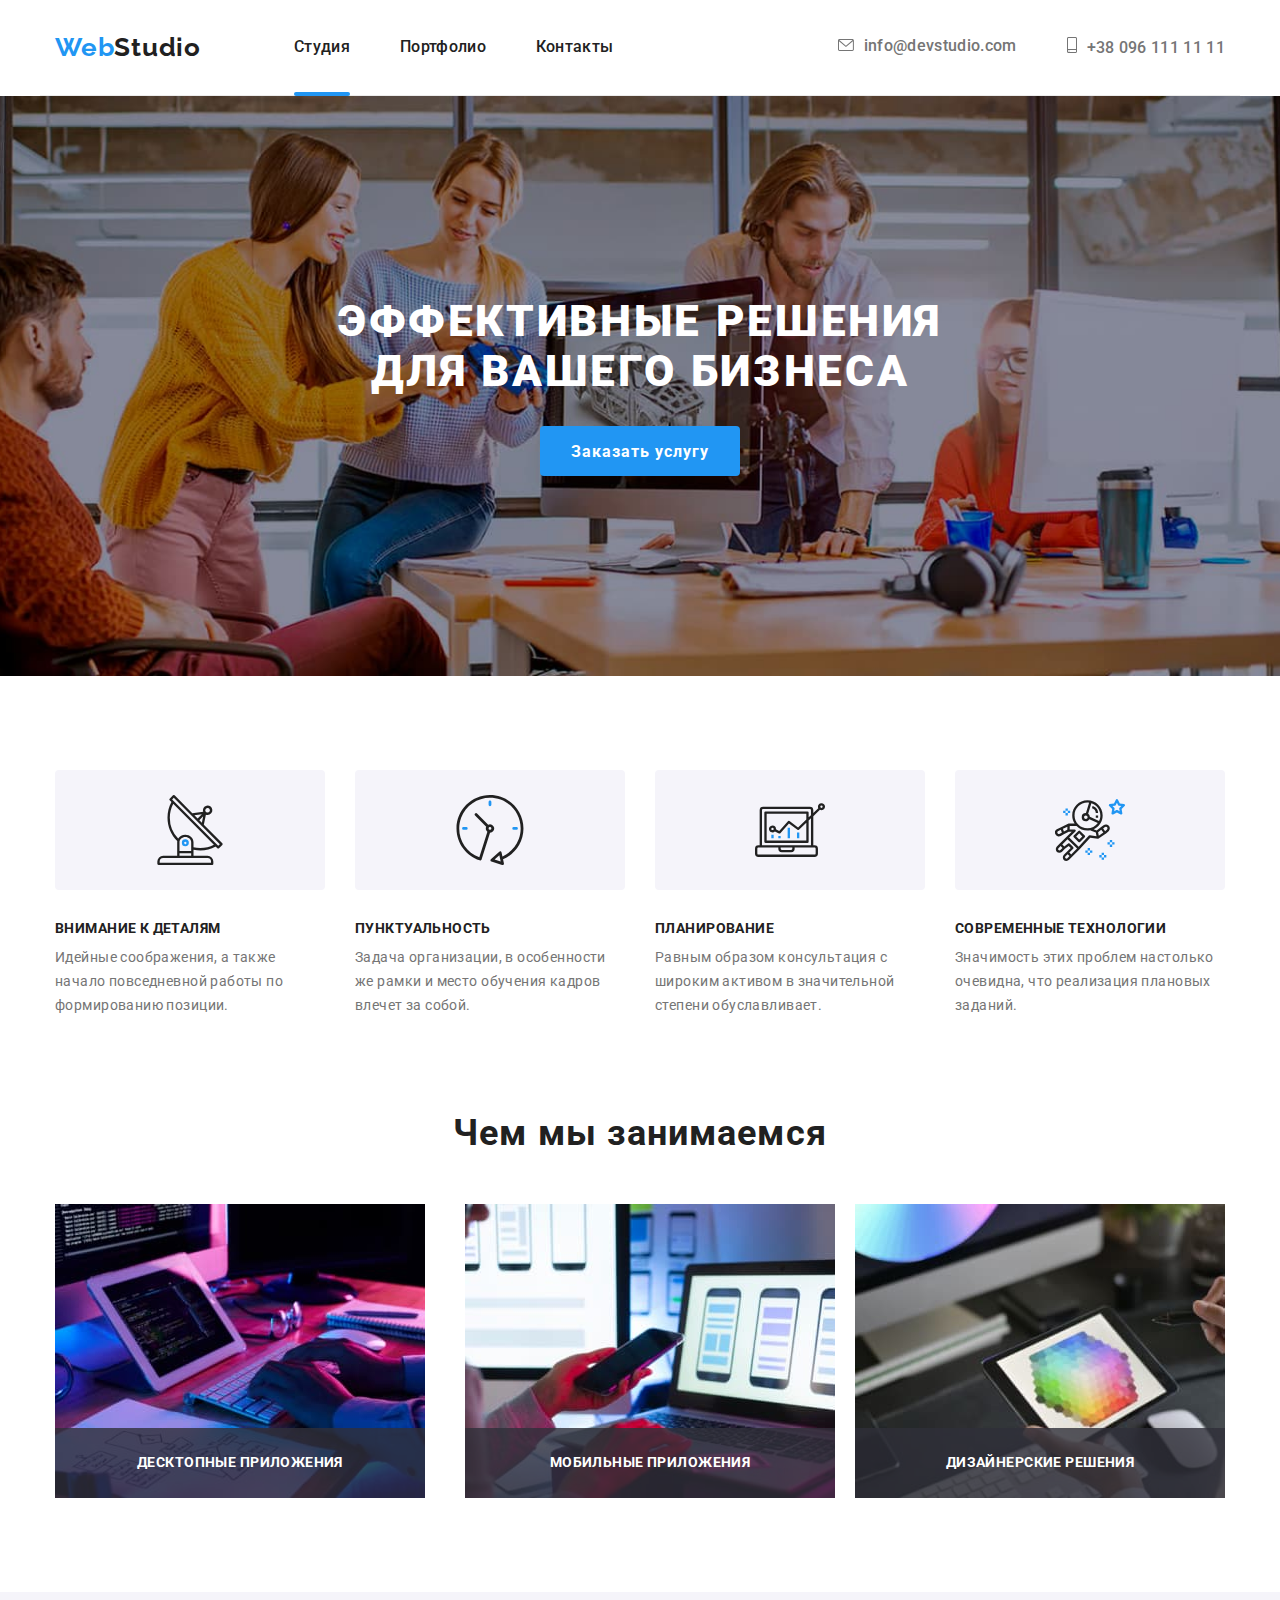
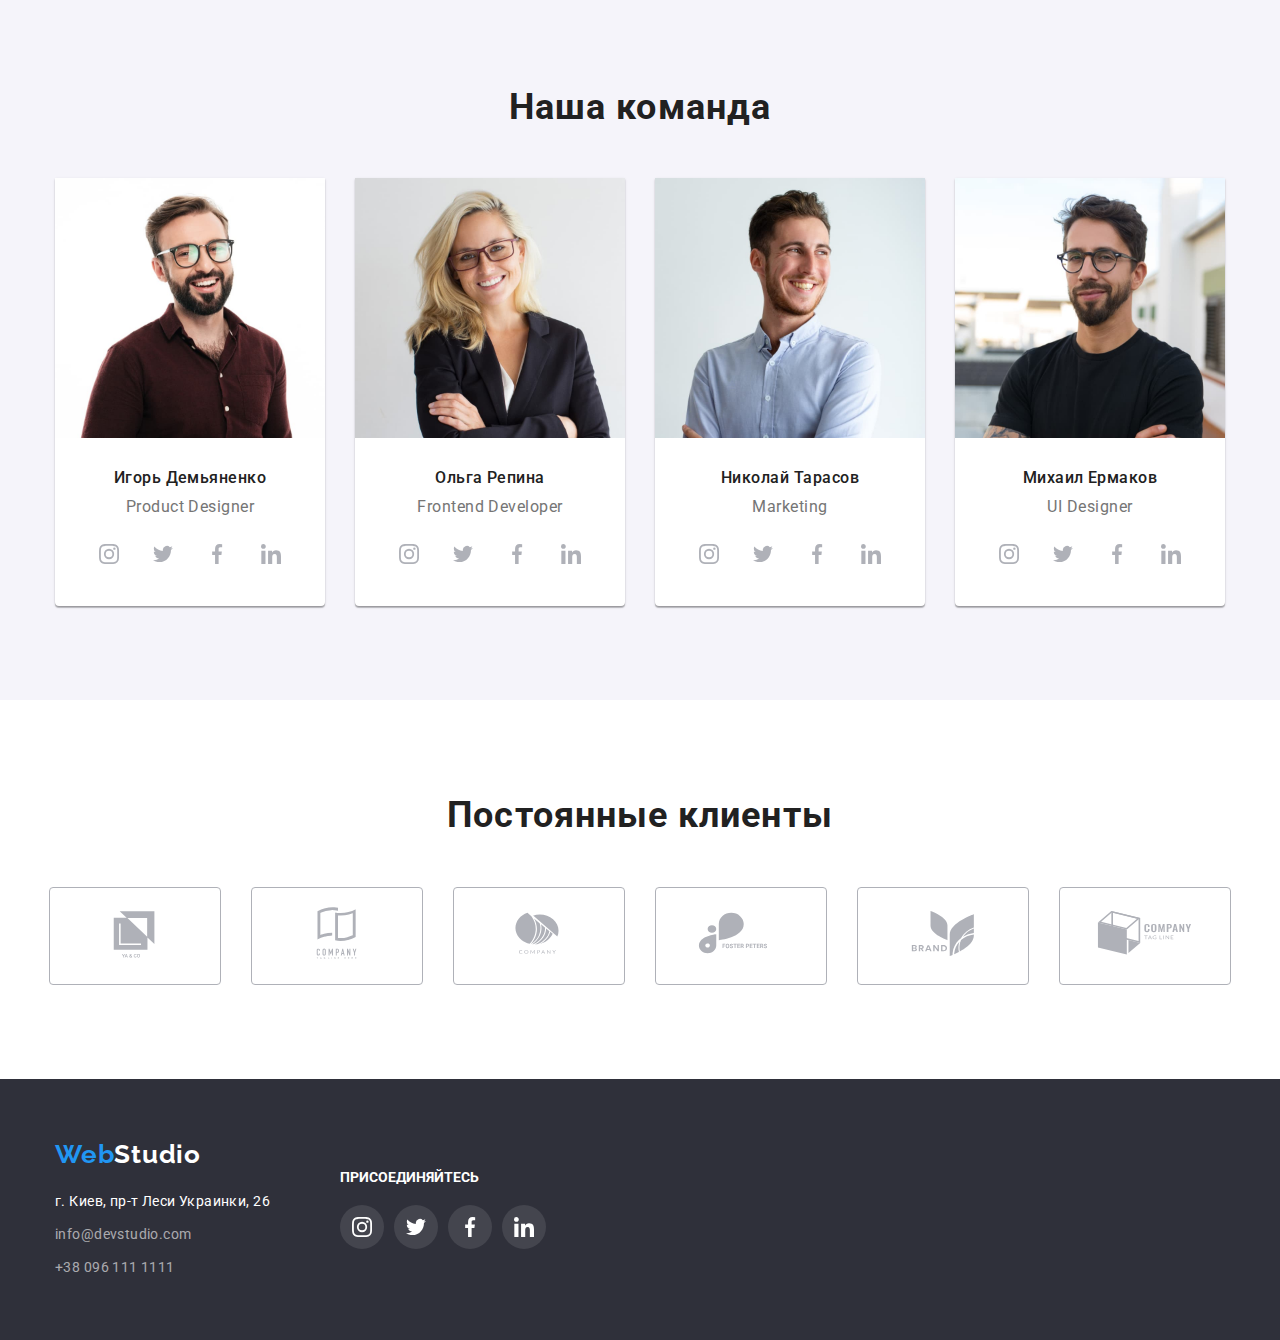
<file: index.html>
<!DOCTYPE html>
<html lang="ru">
<head>
    <meta charset="UTF-8">
    <meta http-equiv="X-UA-Compatible" content="IE=edge">
    <meta name="viewport" content="width=device-width, initial-scale=1.0">
    <title>WebStudio</title>
    <!-- Fonts start -->
    <link rel="preconnect" href="https://fonts.googleapis.com">
    <link rel="preconnect" href="https://fonts.gstatic.com" crossorigin>
    <link href="https://fonts.googleapis.com/css2?family=Raleway:wght@700&family=Roboto:wght@400;500;700;900&display=swap"
    rel="stylesheet">
    <!-- Fonts end -->

    <!-- Normalize styles start -->
    <link rel="stylesheet" href="https://cdnjs.cloudflare.com/ajax/libs/modern-normalize/1.1.0/modern-normalize.min.css">
    <!-- Normalize styles end -->

    <!-- Animate.css start -->
    <link rel="stylesheet" href="https://cdnjs.cloudflare.com/ajax/libs/animate.css/4.1.1/animate.min.css" />
    <!-- Animate.css end -->

    <!-- custom styles start -->
    <link rel="stylesheet" href="./css/styles.css">
    <!-- custom styles end -->
</head>
<body>
    <!-- Секція хедер -->
    <header class="page-header">
        <!-- Основна навігація по сайту -->
        <div class="header-container container">
            <nav class="header-nav">
                <a class="header-logo logo" href="" lang="en">Web<span class="header-logo-span">Studio</span></a>
                <ul class="header-list list">
                    <li class="header-list-item header-list-item-active"><a class="header-link link" href="">Студия</a></li>
                    <li class="header-list-item"><a class="header-link link" href="./portfolio.html">Портфолио</a></li>
                    <li class="header-list-item"><a class="header-link link" href="">Контакты</a></li>
                </ul>
            </nav>
            <!-- Контактні дані -->
                <ul class="header-contact-list list">
                    <li class="header-contact-list-item">
                        <a class="header-contact-link link" href="mailto:info@devstudio.com" lang="en">
                            <svg class="header-icon" width="16" height="12">
                                <use href="./images/icons.svg#icon-envelope"></use>
                            </svg>info@devstudio.com
                        </a>
                    </li>
                    <li class="header-contact-list-item">
                        <a class="header-contact-link link" href="tel:+380961111111">
                            <svg class="header-icon" width="10" height="16">
                                <use href="./images/icons.svg#icon-smartphone"></use>
                            </svg>+38 096 111 11 11
                        </a>
                    </li>
                </ul>
        </div>
    </header>

    <!-- Блок унікального контенту на сторінці -->
    <main>
        <!-- Секція герой -->
        <section class="hero">
            <div class="hero-container container">
                <h1 class="hero-title">Эффективные решения для вашего бизнеса</h1>
                <button class="hero-btn btn" type="button" data-modal-open>Заказать услугу</button>
            </div>
        </section>
        <!-- Переваги -->
        <section class="benefits">
            <div class="benefits-container container">
                <h2 hidden>Преимущества</h2>
                <ul class="benefits-list benefits-set list">
                    <li class="benefits-list-item benefits-set-item">
                        <div class="benefits-icon-container">
                            <svg class="benefits-icon" width="70" height="70">
                                <use href="./images/icons.svg#icon-antenna"></use>
                            </svg>
                        </div>
                        <h3 class="benefits-list-item-title">Внимание к деталям</h3>
                        <p class="benefits-list-item-text">Идейные соображения, а также начало повседневной работы по формированию позиции.</p>
                    </li>
                    <li class="benefits-list-item benefits-set-item">
                        <div class="benefits-icon-container">
                            <svg class="benefits-icon" width="70" height="70">
                                <use href="./images/icons.svg#icon-clock"></use>
                            </svg>
                        </div>
                        <h3 class="benefits-list-item-title">Пунктуальность</h3>
                        <p class="benefits-list-item-text">Задача организации, в особенности же рамки и место обучения кадров влечет за собой.</p>
                    </li>
                    <li class="benefits-list-item benefits-set-item">
                        <div class="benefits-icon-container">
                            <svg class="benefits-icon" width="70" height="70">
                                <use href="./images/icons.svg#icon-diagram"></use>
                            </svg>
                        </div>
                        <h3 class="benefits-list-item-title">Планирование</h3>
                        <p class="benefits-list-item-text">Равным образом консультация с широким активом в значительной степени обуславливает.</p>
                    </li>
                    <li class="benefits-list-item benefits-set-item"> 
                        <div class="benefits-icon-container">
                            <svg class="benefits-icon" width="70" height="70">
                                <use href="./images/icons.svg#icon-astronaut"></use>
                            </svg>
                        </div>
                        <h3 class="benefits-list-item-title">Современные технологии</h3>
                        <p class="benefits-list-item-text">Значимость этих проблем настолько очевидна, что реализация плановых заданий.</p>
                    </li>
                </ul>
            </div>
        </section>
        <!-- Чим ми займаємось -->
        <section class="practice">
            <div class="practice-container container">
                <h2 class="practice-title section-title">Чем мы занимаемся</h2>
                <ul class="practice-list list">
                    <li class="practice-list-item">
                        <div class="practice-list-item-thumb">
                            <img src="./images/hw-1/img-5.jpg" alt="Hands on the keyboard in front of the monitor" width="370" height="294">
                            <p class="practice-list-item-label">Десктопные приложения</p>
                        </div>
                    </li>
                    <li class="practice-list-item"></li>
                        <div class="practice-list-item-thumb">
                            <img src="./images/hw-1/img-2-2.jpg" alt="Hands near laptop with mobile phone in one hand" width="370" height="294">
                            <p class="practice-list-item-label">Мобильные приложения</p>
                        </div>
                    </li>
                    <li class="practice-list-item">
                        <div class="practice-list-item-thumb">
                            <img src="./images/hw-1/img-3-2.jpg" alt="Tablet in hands" width="370" height="294">
                            <p class="practice-list-item-label">Дизайнерские решения</p>
                        </div>
                    </li>
                </ul>
            </div>
        </section>
        <!-- Наша команда -->
        <section class="team">
            <div class="team-container container">
                <h2 class="team-title section-title">Наша команда</h2>
                <ul class="team-list team-set list">
                    <li class="team-list-item team-set-item">
                        <img src="./images/hw-1/img.jpg" alt="Игорь Демьяненко" width="270" height="260">
                        <h3 class="team-list-item-title">Игорь Демьяненко</h3>
                        <p class="team-list-item-text" lang="en">Product Designer</p>
                        <ul class="team-social-link-list list">
                            <li class="team-social-link-list-item">
                                <a class="team-social-link link" href="">
                                    <svg class="team-social-link-icon" width="20" height="20">
                                        <use href="./images/icons.svg#icon-instagram"></use>
                                    </svg>
                                </a>
                            </li>
                            <li class="team-social-link-list-item">
                                <a class="team-social-link link" href="">
                                    <svg class="team-social-link-icon" width="20" height="20">
                                        <use href="./images/icons.svg#icon-twitter"></use>
                                    </svg>
                                </a>
                            </li>
                            <li class="team-social-link-list-item">
                                <a class="team-social-link link" href="">
                                    <svg class="team-social-link-icon" width="20" height="20">
                                        <use href="./images/icons.svg#icon-facebook"></use>
                                    </svg>
                                </a>
                            </li>
                            <li class="team-social-link-list-item">
                                <a class="team-social-link link" href="">
                                    <svg class="team-social-link-icon" width="20" height="20">
                                        <use href="./images/icons.svg#icon-linkedin"></use>
                                    </svg>
                                </a>
                            </li>
                        </ul>
                    </li>
                    <li class="team-list-item team-set-item">
                        <img src="./images/hw-1/img-2.jpg" alt="Ольга Репина" width="270" height="260">
                        <h3 class="team-list-item-title">Ольга Репина</h3>
                        <p class="team-list-item-text" lang="en">Frontend Developer</p>
                        <ul class="team-social-link-list list">
                            <li class="team-social-link-list-item">
                                <a class="team-social-link link" href="">
                                    <svg class="team-social-link-icon" width="20" height="20">
                                        <use href="./images/icons.svg#icon-instagram"></use>
                                    </svg>
                                </a>
                            </li>
                            <li class="team-social-link-list-item">
                                <a class="team-social-link link" href="">
                                    <svg class="team-social-link-icon" width="20" height="20">
                                        <use href="./images/icons.svg#icon-twitter"></use>
                                    </svg>
                                </a>
                            </li>
                            <li class="team-social-link-list-item">
                                <a class="team-social-link link" href="">
                                    <svg class="team-social-link-icon" width="20" height="20">
                                        <use href="./images/icons.svg#icon-facebook"></use>
                                    </svg>
                                </a>
                            </li>
                            <li class="team-social-link-list-item">
                                <a class="team-social-link link" href="">
                                    <svg class="team-social-link-icon" width="20" height="20">
                                        <use href="./images/icons.svg#icon-linkedin"></use>
                                    </svg>
                                </a>
                            </li>
                        </ul>
                    </li>
                    <li class="team-list-item team-set-item">
                        <img src="./images/hw-1/img-3.jpg" alt="Николай Тарасов" width="270" height="260">
                        <h3 class="team-list-item-title">Николай Тарасов</h3>
                        <p class="team-list-item-text" lang="en">Marketing</p>
                        <ul class="team-social-link-list list">
                            <li class="team-social-link-list-item">
                                <a class="team-social-link link" href="">
                                    <svg class="team-social-link-icon" width="20" height="20">
                                        <use href="./images/icons.svg#icon-instagram"></use>
                                    </svg>
                                </a>
                            </li>
                            <li class="team-social-link-list-item">
                                <a class="team-social-link link" href="">
                                    <svg class="team-social-link-icon" width="20" height="20">
                                        <use href="./images/icons.svg#icon-twitter"></use>
                                    </svg>
                                </a>
                            </li>
                            <li class="team-social-link-list-item">
                                <a class="team-social-link link" href="">
                                    <svg class="team-social-link-icon" width="20" height="20">
                                        <use href="./images/icons.svg#icon-facebook"></use>
                                    </svg>
                                </a>
                            </li>
                            <li class="team-social-link-list-item">
                                <a class="team-social-link link" href="">
                                    <svg class="team-social-link-icon" width="20" height="20">
                                        <use href="./images/icons.svg#icon-linkedin"></use>
                                    </svg>
                                </a>
                            </li>
                        </ul>
                    </li>
                    <li class="team-list-item team-set-item">
                        <img src="./images/hw-1/img-4.jpg" alt="Михаил Ермаков" width="270" height="260">
                        <h3 class="team-list-item-title">Михаил Ермаков</h3>
                        <p class="team-list-item-text" lang="en">UI Designer</p>
                        <ul class="team-social-link-list list">
                        <li class="team-social-link-list-item">
                            <a class="team-social-link link" href="">
                                <svg class="team-social-link-icon" width="20" height="20">
                                    <use href="./images/icons.svg#icon-instagram"></use>
                                </svg>
                            </a>
                        </li>
                        <li class="team-social-link-list-item">
                            <a class="team-social-link link" href="">
                                <svg class="team-social-link-icon" width="20" height="20">
                                    <use href="./images/icons.svg#icon-twitter"></use>
                                </svg>
                            </a>
                        </li>
                        <li class="team-social-link-list-item">
                            <a class="team-social-link link" href="">
                                <svg class="team-social-link-icon" width="20" height="20">
                                    <use href="./images/icons.svg#icon-facebook"></use>
                                </svg>
                            </a>
                        </li>
                        <li class="team-social-link-list-item">
                            <a class="team-social-link link" href="">
                                <svg class="team-social-link-icon" width="20" height="20">
                                    <use href="./images/icons.svg#icon-linkedin"></use>
                                </svg>
                            </a>
                        </li>
                        </ul>
                    </li>
                </ul>
            </div>
        </section>
        <!-- Постійні клієнти -->
        <section class="clients">
            <div class="clients-container container">
                <h2 class="clients-title section-title">Постоянные клиенты</h2>
                <ul class="clients-list clients-set list">
                    <li class="clients-list-item clients-set-item">
                        <svg class="clients-icon" width="106" height="60">
                            <use href="./images/icons.svg#icon-logo-client-1"></use>
                        </svg>
                    </li>
                    <li class="clients-list-item clients-set-item">
                        <svg class="clients-icon" width="106" height="60">
                            <use href="./images/icons.svg#icon-logo-client-2"></use>
                        </svg>
                    </li>
                    <li class="clients-list-item clients-set-item">
                        <svg class="clients-icon" width="106" height="60">
                            <use href="./images/icons.svg#icon-logo-client-3"></use>
                        </svg>
                    </li>
                    <li class="clients-list-item clients-set-item">
                        <svg class="clients-icon" width="106" height="60">
                            <use href="./images/icons.svg#icon-logo-client-4"></use>
                        </svg>
                    </li>
                    <li class="clients-list-item clients-set-item">
                        <svg class="clients-icon" width="106" height="60">
                            <use href="./images/icons.svg#icon-logo-client-5"></use>
                        </svg>
                    </li>
                    <li class="clients-list-item clients-set-item">
                        <svg class="clients-icon" width="106" height="60">
                            <use href="./images/icons.svg#icon-logo-client-6"></use>
                        </svg>
                    </li>
                </ul>
            </div>
        </section>
    </main>
    <!--Секція футер-->
    <footer class="footer">
        <div class="footer-container container">
            <ul class="footer-list">
                <li class="footer-contact-container">
                    <a class="footer-logo logo" href="" lang="en">Web<span class="footer-logo-span">Studio</span></a>
                    <address class="footer-address">
                        <ul class="footer-address-list list">
                            <li class="footer-address-list-item"><a class="footer-address-link link">г. Киев, пр-т Леси Украинки, 26</a></li>
                            <li class="footer-address-list-item"><a class="footer-link link" href="mailto:info@devstudio.com" lang="en">info@devstudio.com</a></li>
                            <li class="footer-address-list-item"><a class="footer-link link" href="tel:+380961111111">+38 096 111 1111</a></li>
                        </ul>
                    </address>
                </li>
                <li class="footer-social-link-container">
                    <h3 class="footer-social-link-title">присоединяйтесь</h3>
                    <ul class="footer-social-link-list list">
                        <li class="footer-social-link-list-item">
                            <a class="footer-social-link link" href="">
                                <svg class="footer-social-link-icon" width="20" height="20">
                                    <use href="./images/icons.svg#icon-instagram"></use>
                                </svg>
                            </a>
                        </li>   
                        <li class="footer-social-link-list-item">
                            <a class="footer-social-link link" href="">
                                <svg class="footer-social-link-icon" width="20" height="20">
                                    <use href="./images/icons.svg#icon-twitter"></use>
                                </svg>
                            </a>
                        </li>
                        <li class="footer-social-link-list-item">
                            <a class="footer-social-link link" href="">
                                <svg class="footer-social-link-icon" width="20" height="20">
                                    <use href="./images/icons.svg#icon-facebook"></use>
                                </svg>
                            </a>
                        </li>
                        <li class="footer-social-link-list-item">
                            <a class="footer-social-link link" href="">
                                <svg class="footer-social-link-icon" width="20" height="20">
                                    <use href="./images/icons.svg#icon-linkedin"></use>
                                </svg>
                            </a>
                        </li>
                    </ul>
                </li>
            </ul>
        </div>
    </footer>
    <!-- Модальне вікно -->
    <div class="backdrop is-hidden" data-modal>
        <div class="modal modal-window">
            <button class="modal-close-btn" type="button" data-modal-close>
                <svg width="18" height="18">
                    <use href="./images/icons.svg#icon-modal-close"></use>
                </svg>
            </button>
        </div>
    </div>
    <script src="./js/modal.js"></script>
</body>
</html>
</file>
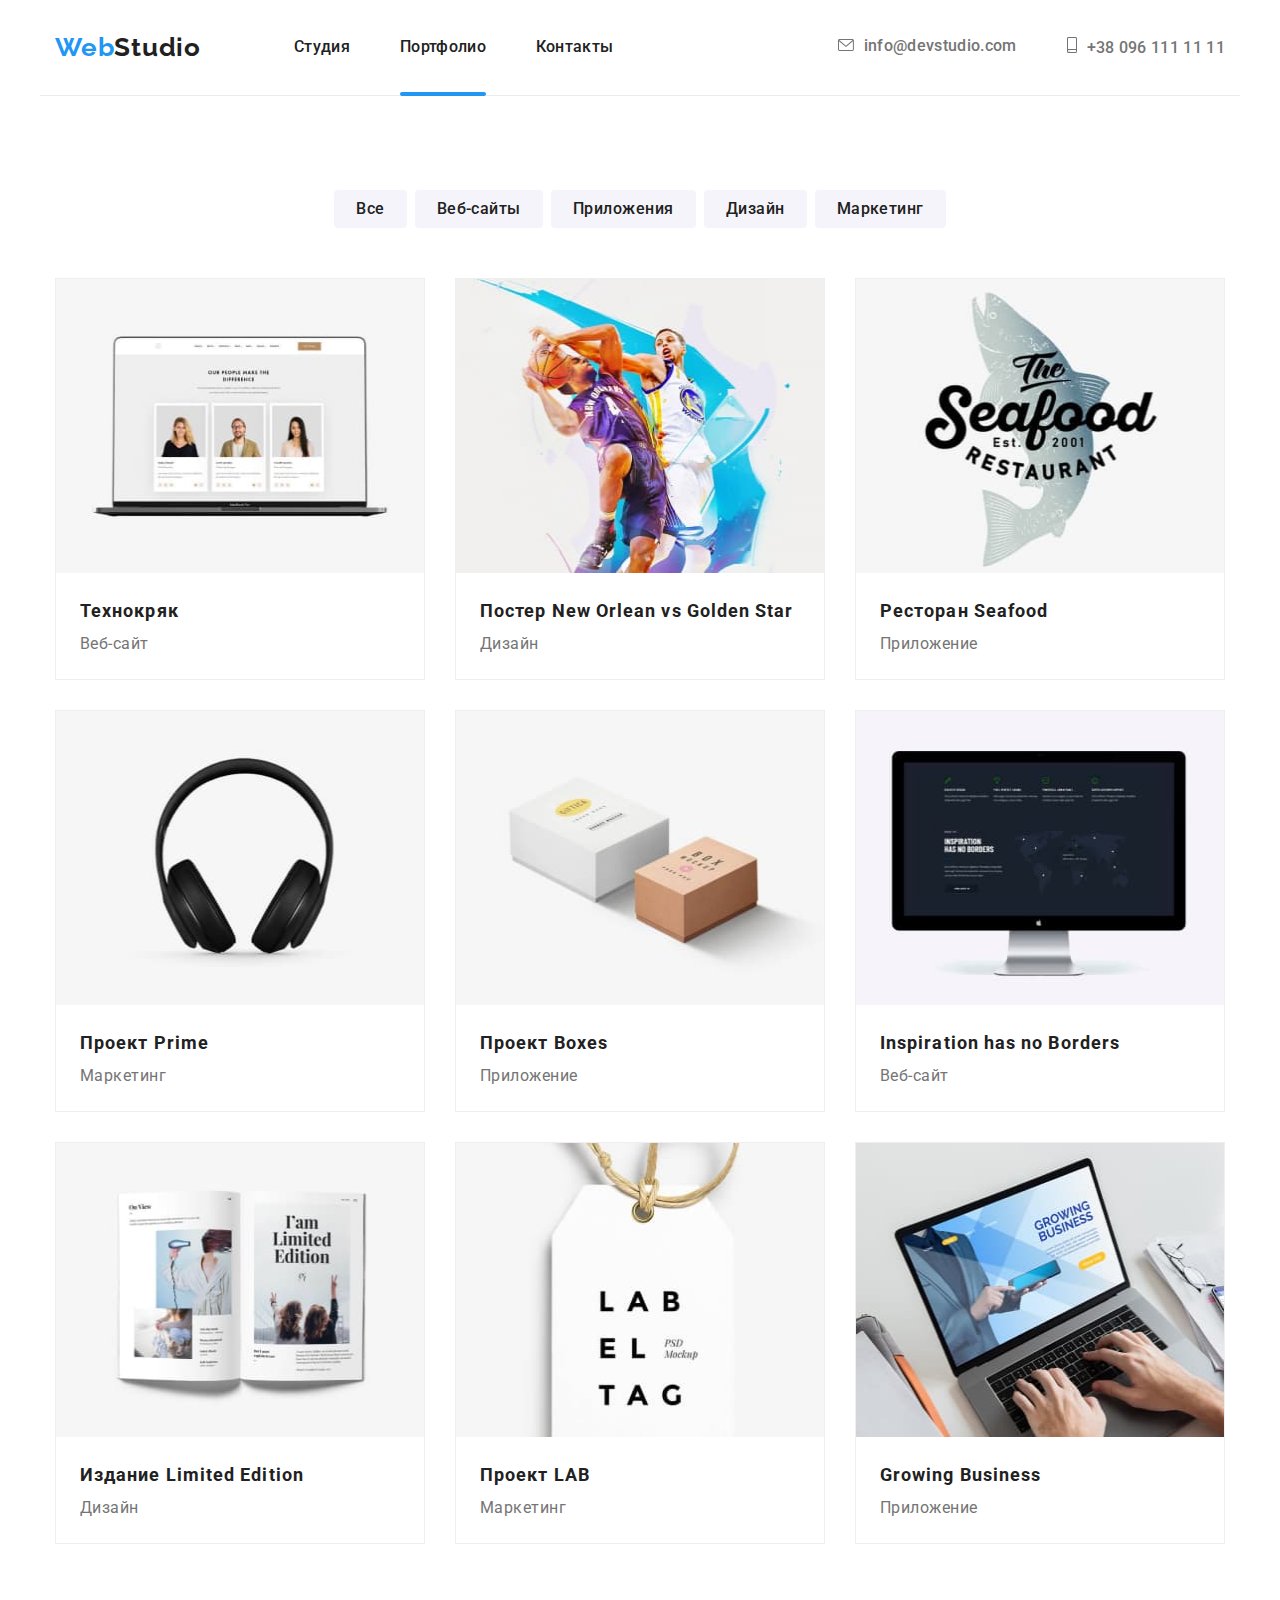
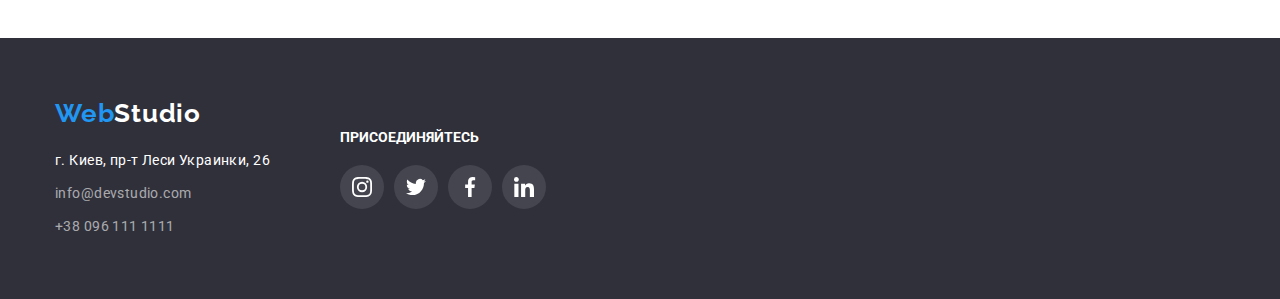
<file: portfolio.html>
<!DOCTYPE html>
<html lang="ru">
<head>
    <meta charset="UTF-8">
    <meta http-equiv="X-UA-Compatible" content="IE=edge">
    <meta name="viewport" content="width=device-width, initial-scale=1.0">
    <title>WebStudio</title>
    <!-- Fonts start -->
    <link rel="preconnect" href="https://fonts.googleapis.com">
    <link rel="preconnect" href="https://fonts.gstatic.com" crossorigin>
    <link
        href="https://fonts.googleapis.com/css2?family=Raleway:wght@700&family=Roboto:wght@400;500;700;900&display=swap"
        rel="stylesheet">
    <!-- Fonts end -->

    <!-- Normalize styles start -->
    <link rel="stylesheet" href="https://cdnjs.cloudflare.com/ajax/libs/modern-normalize/1.1.0/modern-normalize.min.css">
    <!-- Normalize styles end -->

    <!-- Animate.css start -->
    <link rel="stylesheet" href="https://cdnjs.cloudflare.com/ajax/libs/animate.css/4.1.1/animate.min.css" />
    <!-- Animate.css end -->

    <!-- custom styles start -->
    <link rel="stylesheet" href="./css/styles.css">
    <!-- custom styles end -->
</head>

<body>
    <!-- Секція хедер -->
    <header class="page-header">
        <!-- Основна навігація по сайту -->
        <div class="container header-container">
            <nav class="header-nav">
                <a class="header-logo logo" href="" lang="en">Web<span class="header-logo-span">Studio</span></a>
                <ul class="header-list list">
                    <li class="header-list-item"><a class="header-link link" href="./index.html">Студия</a></li>
                    <li class="header-list-item header-list-item-active"><a class="header-link link" href="">Портфолио</a></li>
                    <li class="header-list-item"><a class="header-link link" href="">Контакты</a></li>
                </ul>
            </nav>
            <!-- Контактні дані -->
            <ul class="header-contact-list list">
                <li class="header-contact-list-item">
                    <a class="header-contact-link link" href="mailto:info@devstudio.com" lang="en">
                        <svg class="header-icon" width="16" height="12">
                            <use href="./images/icons.svg#icon-envelope"></use>
                        </svg>info@devstudio.com
                    </a>
                </li>
                <li class="header-contact-list-item">
                    <a class="header-contact-link link" href="tel:+380961111111">
                        <svg class="header-icon" width="10" height="16">
                            <use href="./images/icons.svg#icon-smartphone"></use>
                        </svg>+38 096 111 11 11
                    </a>
                </li>
            </ul>
        </div>
    </header>
    <!-- Блок унікального контенту на сторінці -->
    <main>
        <section class="portfolio">
            <div class="portfolio-container container">
                <h1 hidden>Портфолио</h1>
                <!-- Фільтр -->
                <ul class="portfolio-filter-list list">
                    <li class="portfolio-filter-list-item"><button class="portfolio-filter-btn btn" type="button">Все</button></li>
                    <li class="portfolio-filter-list-item"><button class="portfolio-filter-btn btn" type="button">Веб-сайты</button></li>
                    <li class="portfolio-filter-list-item"><button class="portfolio-filter-btn btn" type="button">Приложения</button></li>
                    <li class="portfolio-filter-list-item"><button class="portfolio-filter-btn btn" type="button">Дизайн</button></li>
                    <li class="portfolio-filter-list-item"><button class="portfolio-filter-btn btn" type="button">Маркетинг</button></li>
                </ul>
                <!-- Портфоліо -->
                <ul class="portfolio-list card-set list">
                    <li class="portfolio-list-item card-set-item"><a class="portfolio-list-link link" href="">
                        <div class="portfolio-img-item-thumb">
                            <img src="./images/hw-2/img.jpg" alt="" width="370" height="294">
                            <div class="portfolio-img-item-overlay">
                                <p>Ресурс предлагает комплексные предложения с разным уровнем функционала и сервисов. Все это позволит посетителю получить
                                исчерпывающие сведения  о компании или частном лице.</p>
                            </div>
                        </div>
                        <div class="portfolio-list-item-info">
                            <h2 class="portfolio-list-item-title">Технокряк</h2>
                            <p class="portfolio-list-item-text">Веб-сайт</p>
                        </div>
                    </a></li>
                    <li class="portfolio-list-item card-set-item"><a class="portfolio-list-link link" href="">
                        <div class="portfolio-img-item-thumb">
                            <img src="./images/hw-2/img-2.jpg" alt="" width="370" height="294">
                            <div class="portfolio-img-item-overlay">
                                <p>Ресурс предлагает комплексные предложения с разным уровнем функционала и сервисов. Все это позволит
                                    посетителю получить
                                    исчерпывающие сведения  о компании или частном лице.</p>
                            </div>
                        </div>
                        <div class="portfolio-list-item-info">
                            <h2 class="portfolio-list-item-title">Постер New Orlean vs Golden Star</h2>
                            <p class="portfolio-list-item-text">Дизайн</p>
                        </div>
                    </a></li>
                    <li class="portfolio-list-item card-set-item"><a class="portfolio-list-link link" href="">
                        <div class="portfolio-img-item-thumb">
                            <div class="portfolio-img-item-thumb">
                            <img src="./images/hw-2/img-3.jpg" alt="" width="370" height="294">
                            <div class="portfolio-img-item-overlay">
                                <p>Ресурс предлагает комплексные предложения с разным уровнем функционала и сервисов. Все это позволит посетителю получить
                                исчерпывающие сведения  о компании или частном лице.</p>
                            </div>
                        </div>
                            <div class="portfolio-img-item-overlay">
                                <p>Ресурс предлагает комплексные предложения с разным уровнем функционала и сервисов. Все это позволит
                                    посетителю получить
                                    исчерпывающие сведения  о компании или частном лице.</p>
                            </div>
                        </div>
                        <div class="portfolio-list-item-info">
                            <h2 class="portfolio-list-item-title">Ресторан Seafood</h2>
                            <p class="portfolio-list-item-text">Приложение</p>
                        </div>
                    </a></li>
                    <li class="portfolio-list-item card-set-item"><a class="portfolio-list-link link" href="">
                        <div class="portfolio-img-item-thumb">
                            <img src="./images/hw-2/img-4.jpg" alt="" width="370" height="294">
                            <div class="portfolio-img-item-overlay">
                                <p>Ресурс предлагает комплексные предложения с разным уровнем функционала и сервисов. Все это позволит
                                    посетителю получить
                                    исчерпывающие сведения  о компании или частном лице.</p>
                            </div>
                        </div>
                        <div class="portfolio-list-item-info">
                            <h2 class="portfolio-list-item-title">Проект Prime</h2>
                            <p class="portfolio-list-item-text">Маркетинг</p>
                        </div>
                    </a></li>
                    <li class="portfolio-list-item card-set-item"><a class="portfolio-list-link link" href="">
                        <div class="portfolio-img-item-thumb">
                            <img src="./images/hw-2/img-5.jpg" alt="" width="370" height="294">
                            <div class="portfolio-img-item-overlay">
                                <p>Ресурс предлагает комплексные предложения с разным уровнем функционала и сервисов. Все это позволит
                                    посетителю получить
                                    исчерпывающие сведения  о компании или частном лице.</p>
                            </div>
                        </div>
                        <div class="portfolio-list-item-info">
                            <h2 class="portfolio-list-item-title">Проект Boxes</h2>
                            <p class="portfolio-list-item-text">Приложение</p>
                        </div>
                    </a></li>
                    <li class="portfolio-list-item card-set-item"><a class="portfolio-list-link link" href="">
                        <div class="portfolio-img-item-thumb">
                            <img src="./images/hw-2/img-6.jpg" alt="" width="370" height="294">
                            <div class="portfolio-img-item-overlay">
                                <p>Ресурс предлагает комплексные предложения с разным уровнем функционала и сервисов. Все это позволит
                                    посетителю получить
                                    исчерпывающие сведения  о компании или частном лице.</p>
                            </div>
                        </div>
                        <div class="portfolio-list-item-info">
                            <h2 class="portfolio-list-item-title">Inspiration has no Borders</h2>
                            <p class="portfolio-list-item-text">Веб-сайт</p>
                        </div>
                    </a></li>
                    <li class="portfolio-list-item card-set-item"><a class="portfolio-list-link link" href="">
                        <div class="portfolio-img-item-thumb">
                            <img src="./images/hw-2/img-7.jpg" alt="" width="370" height="294">
                            <div class="portfolio-img-item-overlay">
                                <p>Ресурс предлагает комплексные предложения с разным уровнем функционала и сервисов. Все это позволит
                                    посетителю получить
                                    исчерпывающие сведения  о компании или частном лице.</p>
                            </div>
                        </div>
                        <div class="portfolio-list-item-info">
                            <h2 class="portfolio-list-item-title">Издание Limited Edition</h2>
                            <p class="portfolio-list-item-text">Дизайн</p>
                        </div>
                    </a></li>
                    <li class="portfolio-list-item card-set-item"><a class="portfolio-list-link link" href="">
                        <div class="portfolio-img-item-thumb">
                            <img src="./images/hw-2/img-8.jpg" alt="" width="370" height="294">
                            <div class="portfolio-img-item-overlay">
                                <p>Ресурс предлагает комплексные предложения с разным уровнем функционала и сервисов. Все это позволит
                                    посетителю получить
                                    исчерпывающие сведения  о компании или частном лице.</p>
                            </div>
                        </div>
                        <div class="portfolio-list-item-info">
                            <h2 class="portfolio-list-item-title">Проект LAB</h2>
                            <p class="portfolio-list-item-text">Маркетинг</p>
                        </div>
                    </a></li>
                    <li class="portfolio-list-item card-set-item"><a class="portfolio-list-link link" href="">
                        <div class="portfolio-img-item-thumb">
                            <img src="./images/hw-2/img-9.jpg" alt="" width="370" height="294">
                            <div class="portfolio-img-item-overlay">
                                <p>Ресурс предлагает комплексные предложения с разным уровнем функционала и сервисов. Все это позволит
                                    посетителю получить
                                    исчерпывающие сведения  о компании или частном лице.</p>
                            </div>
                        </div>
                        <div class="portfolio-list-item-info">
                            <h2 class="portfolio-list-item-title">Growing Business</h2>
                            <p class="portfolio-list-item-text">Приложение</p>
                        </div>
                    </a></li>
                </ul>
            </div>
        </section>
    </main>
    <!--Секція футер-->
    <footer class="footer">
        <div class="footer-container container">
            <ul class="footer-list">
                <li class="footer-contact-container">
                    <a class="footer-logo logo" href="" lang="en">Web<span class="footer-logo-span">Studio</span></a>
                    <address class="footer-address">
                        <ul class="footer-address-list list">
                            <li class="footer-address-list-item"><a class="footer-address-link link">г. Киев, пр-т Леси
                                    Украинки, 26</a></li>
                            <li class="footer-address-list-item"><a class="footer-link link"
                                    href="mailto:info@devstudio.com" lang="en">info@devstudio.com</a></li>
                            <li class="footer-address-list-item"><a class="footer-link link" href="tel:+380961111111">+38
                                    096 111 1111</a></li>
                        </ul>
                    </address>
                </li>
                <li class="footer-social-link-container">
                    <h3 class="footer-social-link-title">присоединяйтесь</h3>
                    <ul class="footer-social-link-list list">
                        <li class="footer-social-link-list-item">
                            <a class="footer-social-link link" href="">
                                <svg class="footer-social-link-icon" width="20" height="20">
                                    <use href="./images/icons.svg#icon-instagram"></use>
                                </svg>
                            </a>
                        </li>
                        <li class="footer-social-link-list-item">
                            <a class="footer-social-link link" href="">
                                <svg class="footer-social-link-icon" width="20" height="20">
                                    <use href="./images/icons.svg#icon-twitter"></use>
                                </svg>
                            </a>
                        </li>
                        <li class="footer-social-link-list-item">
                            <a class="footer-social-link link" href="">
                                <svg class="footer-social-link-icon" width="20" height="20">
                                    <use href="./images/icons.svg#icon-facebook"></use>
                                </svg>
                            </a>
                        </li>
                        <li class="footer-social-link-list-item">
                            <a class="footer-social-link link" href="">
                                <svg class="footer-social-link-icon" width="20" height="20">
                                    <use href="./images/icons.svg#icon-linkedin"></use>
                                </svg>
                            </a>
                        </li>
                    </ul>
                </li>
            </ul>
        </div>
    </footer>
</body>
</html>
</file>
<file: css/styles.css>
:root {
    /* fonts */
        --main-font: "Roboto";
        --secondary-font: "Raleway";
    /* text colors */
        --accent-txt-cl: #2196F3;
        --secondary-accent-txt-cl: #FFFFFF;
        --main-txt-cl: #212121;
        --secondary-txt-cl: #757575;
    /* bg-colors */
        --main-bg-cl: #FFFFFF;
        --secondary-bg-cl: #2F303A;
        --accent-bg-cl: #2196F3;
        --secondary-accent-bg-cl: #F5F4FA;
    /* logo-icons */
        --logo-icons-main-cl: #AFB1B8;
        --logo-icons-accent-cl: #2196F3;
        --logo-icons-secondary-accent-cl: #FFFFFF;

    /* animation */
        --anim: 250ms cubic-bezier(0.4, 0, 0.2, 1);

    /* others */
        --portfolio-items: 3;
        --portfolio-gap: 30px;
        --team-items: 4;
        --team-gap: 30px;
        --benefits-items: 4;
        --benefits-gap: 30px;
        --clients-gap: 30px;
        --clients-items: 6;
}

/* reset */
h1,
h2,
h3,
h4,
p {
    margin: 0;
}

img {
    display: block;
    max-width: 100%;
    height: auto;
}

/* body */
body {
    font-family: var(--main-font), sans-serif;
    color: var(--main-txt-cl);
    margin: 0;
}

.container {
    width: 1200px;
    padding-left: 15px;
    padding-right: 15px;
    margin-left: auto;
    margin-right: auto;
}

.section {
    padding-top: 94px;
    padding-bottom: 94px;
}

/* lists */
.list {
    list-style-type: none;
    text-decoration: none;
    margin: 0;
    padding: 0;
}

/* links */
.link {
    text-decoration: none;
}

/* buttons */
.btn {
    cursor: pointer;
}

/* section titles */
.section-title {
    font-weight: 700;
    font-size: 36px;
    line-height: 1.17;
    text-align: center;
    letter-spacing: 0.03em;
    color: var(--main-txt-cl);
}

/* header */
.page-header {
    background-color: var(--main-bg-cl)
}

.header-container {
    display: flex;
    justify-content: space-between;
    flex-direction: row;
    align-items: center;
    border-bottom: 1px solid #ECECEC;
}

.header-nav {
    display: flex;
    flex-direction: row;
    align-items: center;
    padding-top: 32px;
    padding-bottom: 32px;
}

.header-logo {
    margin-right: 93px;
}

.logo {
    font-family: var(--secondary-font);
    font-weight: 700;
    font-size: 26px;
    line-height: 1.19;
    letter-spacing: 0.03em;
    color: var(--accent-txt-cl);
    text-decoration: none;
}

.header-logo-span {
    color: var(--main-txt-cl);
    text-decoration: none;
}

.header-list {
    display: flex;
    flex-direction: row;
    align-items: center;
}

.header-list, .list {}

.header-list-item {
    position: relative;
    margin-right: 50px;
}

.header-list-item:last-child {
    margin-right: 0;
}

.header-list-item-active::after {
    content: "";
    display: flex;
    position: absolute;
    width: 100%;
    height: 4px;
    left: 0;
    bottom: -39px;
    background: #2196F3;
    border-radius: 2px;
}

.header-link {
    width: 122px;
    height: 16px;
    left: 1263px;
    top: 32px;
    font-weight: 500;
    line-height: 1.14;
    letter-spacing: 0.02em;
    color: var(--main-txt-cl);
    transition: color var(--anim);
}

.header-link:hover,
.header-link:focus {
    color: var(--accent-txt-cl);
    transform: var(--anim);
}

.header-contact-list {
    display: flex;
    flex-direction: row;
    align-content: center;
}

.header-contact-list, .list {}

.header-contact-link {
    width: 122px;
    height: 16px;
    left: 1263px;
    top: 32px;
    font-weight: 500;
    line-height: 1.14;
    letter-spacing: 0.02em;
    color: var(--secondary-txt-cl);
    transition: color var(--anim);
}

.header-contact-link:hover,
.header-contact-link:focus {
    color: var(--accent-txt-cl);
    transform: var(--anim);
}

.header-contact-list-item:not(:last-child) {
    margin-right: 50px;
}

.header-icon {
    margin-right: 10px;
    fill: currentColor;
}

.header-icon:hover,
.header-icon:focus {
    fill: currentColor;
}

/* hero*/
.hero {
    max-width: 1600px;
    background-image: url(../images/Img.jpg), linear-gradient(to right, rgba(47, 48, 58, 0.4),rgba(47, 48, 58, 0.4));
    background-repeat: no-repeat;
    background-position: center;
    background-size: cover;
    margin: 0 auto;
}

.hero-container {
    display: flex;
    justify-content: center;
    align-items: center;
    flex-direction: column;
    padding-top: 200px;
    padding-bottom: 200px;
}

.hero-title {
    width: 696px;
    font-weight: 900;
    font-size: 44px;
    line-height: 1.14;
    text-align: center;
    letter-spacing: 0.06em;
    text-transform: uppercase;
    color: var(--secondary-accent-txt-cl);
    margin-bottom: 30px;
}

.hero-btn {
    font-weight: 700;
    font-size: 16px;
    line-height: 1.19;
    letter-spacing: 0.06em;
    text-align: center;
    color: var(--secondary-accent-txt-cl);
    background-color: var(--accent-bg-cl);
    width: 200px;
    height: 50px;
    border: none;
    border-radius: 4px;
    transition: background-color var(--anim);
}

.hero-btn:hover,
.hero-btn:focus {
    background-color: #188CE8;
    transform: var(--anim);
}

/* benefits */
.benefits-container {
    padding-top: 94px;
    padding-bottom: 94px;
}

.benefits-list {
    display: flex;
    justify-content: space-between;
    align-items: center;
    flex-direction: row;
}

/* benefits-set start */
.benefits-set {
    margin: 0;
    display: flex;
    flex-wrap: wrap;
    margin-left: calc(-1 * var(--benefits-gap));
}

.benefits-set-item {
    flex-basis: calc(100% / var(--benefits-items) - var(--benefits-gap));
    margin-left: var(--benefits-gap);
}
/* benefits-set end */

.benefits-icon-container {
    display: flex;
    width: 270px;
    height: 120px;
    justify-content: center;
    align-items: center;
    margin-bottom: 30px;
    background: #F5F4FA;
    border-radius: 4px;
}

.benefits-list-item-title {
    font-weight: 700;
    font-size: 14px;
    line-height: 1.14x;
    letter-spacing: 0.03em;
    text-transform: uppercase;
    color: var(--main-txt-cl);
    margin-bottom: 10px;
}

.benefits-list-item-text {
    font-weight: 400;
    font-size: 14px;
    line-height: 1.71;
    letter-spacing: 0.03em;
    color: var(--secondary-txt-cl);
}

/* practice */
.practice-container {
    padding-bottom: 94px;
}

.practice-title {
    justify-content: center;
    align-items: flex-start;
    margin-bottom: 50px;
}

.practice-list {
    display: flex;
    justify-content: space-between;
    align-items: center;
    flex-direction: row;
}

.practice-list-item-thumb {
    position: relative;
    width: 370px;
    height: 294px;
}

.practice-list-item-label {
    display: flex;
    justify-content: center;
    align-items: center;
    position: absolute;
    width: 100%;
    height: 70px;
    left: 0;
    bottom: 0;
    font-family: var(--main-font);
    font-weight: 700;
    font-size: 14px;
    line-height: 1.14;
    text-align: center;
    letter-spacing: 0.03em;
    text-transform: uppercase;
    color: #FFFFFF;
    background: rgba(47, 48, 58, 0.8);

}

/* team */
.team-container {
    padding-top: 94px;
    padding-bottom: 94px;
}

.team {
    background-color: var(--secondary-accent-bg-cl);
}

.team-title {
    margin-bottom: 50px;
}

/* team-set start */
.team-set {
    padding: 0;
    margin: 0;
    display: flex;
    flex-wrap: wrap;
    gap: var(--team-gap);
}

.team-set-item {
    flex-basis: calc(100% / var(--team-gap) * 3) / var(--team-items));
    background-color: var(--main-bg-cl);
}
/* team-set end */

.team-list-item {
    padding-bottom: 30px;
    box-shadow: 0px 1px 3px rgba(0, 0, 0, 0.12), 0px 1px 1px rgba(0, 0, 0, 0.14), 0px 2px 1px rgba(0, 0, 0, 0.2);
    border-radius: 0px 0px 4px 4px;
}

.team-list-item-title {
    font-weight: 500;
    font-size: 16px;
    line-height: 1.19;
    text-align: center;
    letter-spacing: 0.03em;
    color: var(--main-txt-cl);
    margin-top: 30px;
    margin-bottom: 10px;
}

.team-list-item-text {
    font-weight: 400;
    font-size: 16px;
    line-height: 1.19;
    text-align: center;
    letter-spacing: 0.03em;
    color: var(--secondary-txt-cl);
    margin-bottom: 16px;
}

.team-social-link-list {
    display: flex;
    flex-direction: row;
    justify-content: center;
}

.team-social-link-list-item {
    margin-right: 10px;
}

.team-social-link-list-item:last-child {
    margin-right: 0;
}

.team-social-link {
    display: flex;
    align-items: center;
    justify-content: center;
    width: 44px;
    height: 44px;
    color: var(--logo-icons-main-cl);
    background-color: var(--main-bg-cl);
    border-radius: 50%;
    transition: color var(--anim), background-color var(--anim);
}

.team-social-link:hover,
.team-social-link:focus {
    color: var(--logo-icons-secondary-accent-cl);
    background-color: var(--logo-icons-accent-cl);
    transform: var(--anim);
}

.team-social-link-icon {
    fill: currentColor;
    margin: 12px;
}

.team-social-link-icon:hover,
.team-social-link-icon:focus {
    fill: currentColor;
}

/* clients */
.clients-container {
    padding-top: 94px;
    padding-bottom: 94px;
}

.clients-title {
    justify-content: center;
    align-items: flex-start;
    margin-bottom: 50px;
}

.clients-list {
    display: flex;
    justify-content: center;
    flex-direction: row;
}

.clients-list-item {
    
}

.clients-list-item {
    margin-right: 30px;
    padding: 16px 32px;
    color: var(--logo-icons-main-cl);
    border: 1px solid var(--logo-icons-main-cl);
    border-radius: 4px;
    transition: color var(--anim), border var(--anim);
}

.clients-list-item:last-child {
    margin-right: 0;
}

.clients-list-item:hover,
.clients-list-item:focus {
    color: var(--logo-icons-accent-cl);
    border: 1px solid var(--logo-icons-accent-cl);
    transform: var(--anim);
}

.clients-icon {
    fill: currentColor;
}

.clients-icon:hover,
.clients-icon:focus {
    fill: currentColor;
}

/* portfolio */
.portfolio {
    background-color: var(--main-bg-cl);
}

.portfolio-container {
    padding-top: 94px;
    padding-bottom: 94px;
}

.portfolio-filter-list { 
    display: flex;
    justify-content: center;
    flex-direction: row;
    margin-bottom: 50px;
}

.portfolio-filter-list, .list {} 

.portfolio-filter-list-item {
    margin-right: 8px;
}

.portfolio-filter-list-item:last-child {
    margin-right: 0;
}

.portfolio-filter-btn {
    font-weight: 500;
    font-size: 16px;
    line-height: 26px;
    letter-spacing: 0.03em;
    text-align: center;
    color: var(--main-txt-cl);
    background-color: var(--secondary-accent-bg-cl);
    border: none;
    border-radius: 4px;
    padding: 6px 22px;
    transition: color var(--anim), background-color var(--anim), box-shadow var(--anim);
}

.portfolio-filter-btn:hover,
.portfolio-filter-btn:focus {
    color: var(--secondary-accent-txt-cl);
    background-color: var(--accent-bg-cl);
    box-shadow: 0px 3px 1px rgba(0, 0, 0, 0.1), 0px 1px 2px rgba(0, 0, 0, 0.08), 0px 2px 2px rgba(0, 0, 0, 0.12);
    transform: var(--anim);
}

/* portfolio-list-set start */
.card-set {
    padding: 0;
    margin: 0;
    display: flex;
    flex-wrap: wrap;
    gap: var(--portfolio-gap);
}

.card-set-item {
    flex-basis: calc((100% - var(--portfolio-gap) * 2) / var(--portfolio-items));
}
/* portfolio-list-set end */

.portfolio-list-item {
    display: flex;
    flex-direction: column;
    border: 1px solid #EEEEEE;
    transition: box-shadow var(--anim);
}

.portfolio-list-item:hover,
.portfolio-list-item:focus {
    box-shadow: 0px 1px 1px rgba(0, 0, 0, 0.12), 0px 4px 4px rgba(0, 0, 0, 0.06), 1px 4px 6px rgba(0, 0, 0, 0.16);
    transform: var(--anim);
}

.portfolio-img-item-thumb {
    position: relative;
    display: flex;
    height: 294px;
    overflow: hidden;
}

.portfolio-img-item-thumb:hover .portfolio-img-item-overlay {
    transform: translateY(0);
}

.portfolio-img-item-overlay {
    position: absolute;
    display: flex;
    padding-left: 24px;
    padding-right: 24px;
    align-items: center;
    width: 100%;
    height: 100%;
    top: 0;
    left: 0;
    font-family: var(--main-font);
    font-weight: 400;
    font-size: 18px;
    line-height: 1.56;
    letter-spacing: 0.03em;
    color: #FFFFFF;
    background: rgba(33, 150, 243, 0.9);
    transform: translateY(100%);
    transition: transform var(--anim);
}

.portfolio-list-item-info {
    margin: 20px 24px;
}

.portfolio-list-item-title {
    font-weight: 700;
    font-size: 18px;
    line-height: 2;
    letter-spacing: 0.06em;
    color: var(--main-txt-cl);
}

.portfolio-list-item-text {
    font-weight: 400;
    font-size: 16px;
    line-height: 1.88;
    letter-spacing: 0.03em;
    color: var(--secondary-txt-cl);
}

/* footer */
.footer {
    background-color: var(--secondary-bg-cl);
}

.footer-container {
    display: flex;
    flex-direction: row;
    padding-top: 60px;
    padding-bottom: 60px;
}

.footer-list {
    display: flex;
    flex-direction: row;
    justify-content: flex-start;
    list-style-type: none;
    padding: 0;
    margin-top: 0;
    margin-bottom: 0;
}

.footer-contact-container {
    margin-right:  70px;
}

.footer-logo {}

.footer-logo-span {
    color: var(--secondary-accent-txt-cl);
}

.footer-address {
    font-style: normal;
    margin-top: 20px;
}

.footer-address-list, .list {}

.footer-address-list-item {
    margin-bottom: 9px;
}

.footer-address-list-item:last-child {
    margin-bottom: 0;
}

.footer-address-link {
    font-weight: 400;
    font-size: 14px;
    line-height: 1.71;
    letter-spacing: 0.03em;
    color: var(--secondary-accent-txt-cl);
    transition: color var(--anim);
}

.footer-address-link:hover,
.footer-address-linknk:focus {
    color: var(--accent-txt-cl);
    transform: var(--anim);
}

.footer-link {
    font-weight: 400;
    font-size: 14px;
    line-height: 1.71;
    letter-spacing: 0.03em;
    color: rgba(255, 255, 255, 0.6);
    transition: color var(--anim);
}

.footer-link:hover,
.footer-link:focus {
    color: var(--accent-txt-cl);
    transform: var(--anim);
}

.footer-social-link-container {
    display: flex;
    flex-direction: column;
    justify-content: center;
}

.footer-social-link-title {
    font-weight: 700;
    font-size: 14px;
    line-height: 1.14x;
    text-transform: uppercase;
    color: var(--secondary-accent-txt-cl);
    margin-bottom: 20px;
}

.footer-social-link-list {
    display: flex;
    flex-direction: row;
}

.footer-social-link-list-item {
    margin-right: 10px;
}

.footer-social-link-list-item:last-child {
    margin-right: 0;
}

.footer-social-link {
    display: flex;
    align-items: center;
    justify-content: center;
    width: 44px;
    height: 44px;
    border-radius: 50%;
    color: var(--logo-icons-secondary-accent-cl);
    background-color: rgba(255, 255, 255, 0.1);
    transition: background-color var(--anim);
}

.footer-social-link:hover,
.footer-social-link:focus {
    background-color: var(--logo-icons-accent-cl);
    transform: var(--anim);
}

.footer-social-link-icon {
    fill: currentColor;
    margin: 12px;
}

/* Modal window */
.backdrop {
    position: fixed;
    top: 0;
    left: 0;
    width: 100%;
    height: 100%;
    background-color: rgba(0, 0, 0, 0.5);
    opacity: 1;
    visibility: visible;
    pointer-events: initial;
    transition: opacity var(--anim), visibility var(--anim), pointer-events var(--anim);
    }

.modal {
    position: absolute;
    top: 50%;
    left: 50%;
    transform: translate(-50%, -50%);
    min-width: 528px;
    min-height: 581px;
    background-color: #fff;
    border-radius: 4px;
    box-shadow: 4px 4px 8px rgba(55, 57, 63, 0.203);
    animation-name: animate30;
    animation-duration: 1000ms;
    animation-iteration-count: 1;
}
@keyframes animate30 {
    0% {
            transform: rotate(0deg);
        }
    
        50% {
            transform: rotate(30deg);
        }
    
        100% {
            transform: rotate(0deg);
        }
    }

.backdrop.is-hidden {
    opacity: 0;
    visibility: hidden;
    pointer-events: none;
}

.modal-close-btn {
    position: absolute;
    top: 8px;
    right: 8px;
    display: flex;
    align-items: center;
    justify-content: center;
    width: 30px;
    height: 30px;
    border-radius: 50%;
    background-color: #FFFFFF;
    border: 1px solid rgba(0, 0, 0, 0.1);
    cursor: pointer;
}
</file>
